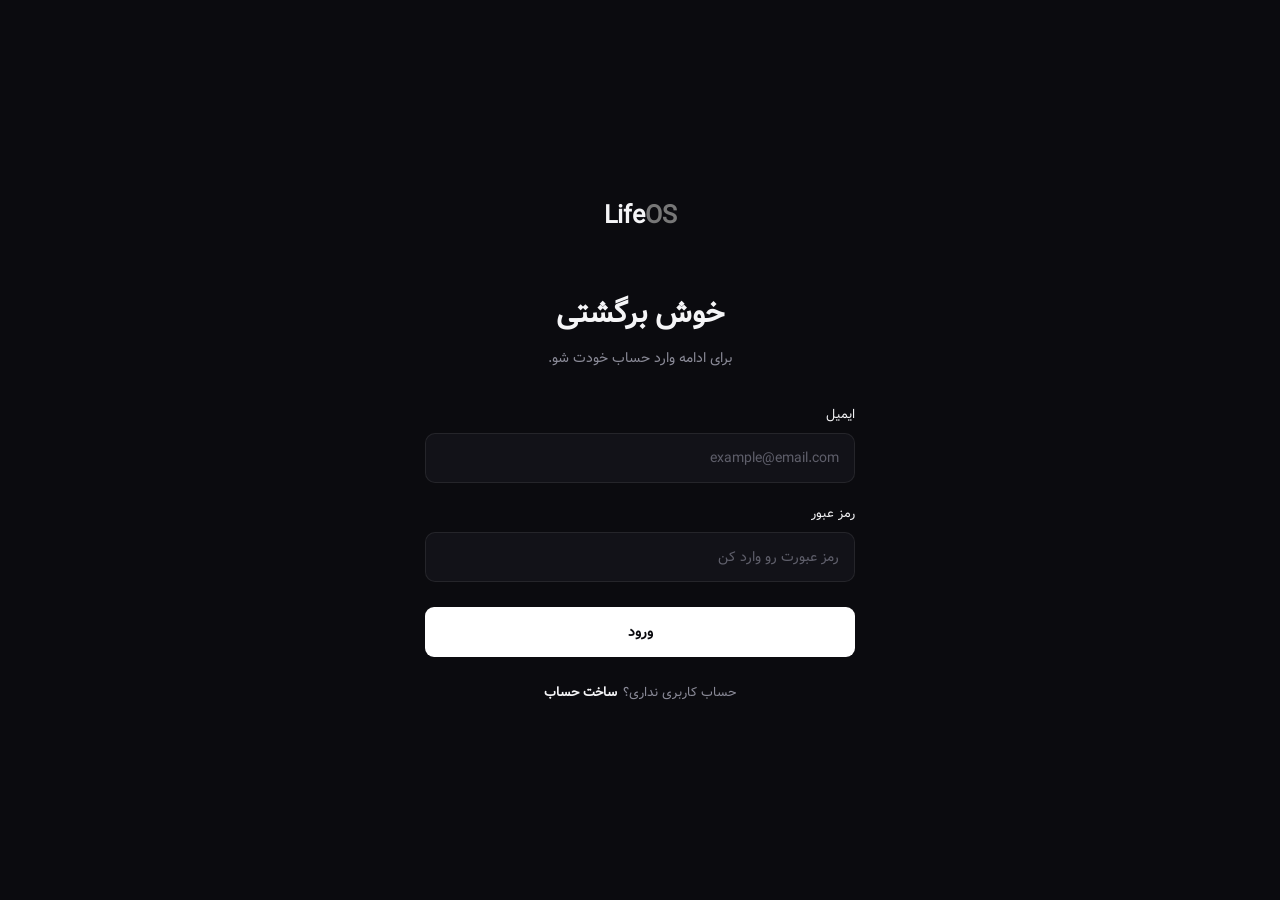
<file: dashboard.html>
<!DOCTYPE html>
<html lang="fa" dir="rtl">
  <head>
    <meta charset="UTF-8" />
    <meta name="viewport" content="width=device-width, initial-scale=1.0" />

    <title>داشبورد | LifeOS</title>

    <link rel="stylesheet" href="./css/style.css" />
    <link rel="stylesheet" href="./css/dashboard.css" />
  </head>

  <body>
    <div class="dashboard-layout">
      <!-- Sidebar -->

      <aside class="sidebar">
        <div class="sidebar-logo">Life<span>OS</span></div>

        <nav class="sidebar-nav">
          <a href="#" class="nav-item active">
            <span>⌂</span>
            داشبورد
          </a>

          <a href="./goals.html" class="nav-item">
            <span>✓</span>
            هدف‌ها
          </a>

          <a href="./habits.html" class="nav-item">
            <span>↻</span>
            عادت‌ها
          </a>

          <a href="./today.html" class="nav-item">
            <span>◷</span>
            امروز
          </a>
        </nav>

        <div class="sidebar-bottom">
          <button id="logoutButton" class="logout-btn">خروج از حساب</button>
        </div>
      </aside>

      <!-- Main -->

      <main class="dashboard-main">
        <!-- Header -->

        <header class="dashboard-header">
          <div>
            <span class="dashboard-date" id="currentDate"> امروز </span>

            <h1 id="welcomeMessage">سلام 👋</h1>
          </div>

          <div class="user-avatar" id="userAvatar">-</div>
        </header>

        <!-- Content -->

        <section class="dashboard-content">
          <!-- Welcome Card -->

          <!-- Welcome Card -->

          <div class="welcome-card">
            <div class="welcome-card-content">
              <div class="welcome-card-header">
                <div>
                  <span class="welcome-label"> وضعیت امروز </span>

                  <h2 id="dailyTitle">امروزت رو شروع کن ✨</h2>

                  <p id="dailyDescription">
                    کارهایی که برات مهم هستن رو امروز مدیریت کن.
                  </p>
                </div>

                <div class="today-progress-percent">
                  <strong id="todayProgressPercent">0%</strong>
                </div>
              </div>

              <div class="today-progress">
                <div
                  class="today-progress-fill"
                  id="todayProgressFill"
                  style="width: 0%"
                ></div>
              </div>

              <div class="today-progress-footer">
                <span id="todayProgressText">
                  هنوز چیزی برای امروز انجام نشده
                </span>

                <span id="todayProgressStatus"> شروع کن 🚀 </span>
              </div>
            </div>
          </div>

          <!-- Stats -->

          <div class="stats-grid">
            <!-- Goals -->

            <div class="stat-card">
              <span class="stat-label"> هدف‌ها </span>

              <strong id="goalCount"> 0 </strong>

              <span class="stat-description" id="goalDescription">
                هنوز هدفی اضافه نکردی
              </span>
            </div>

            <!-- Habits -->

            <!-- Habits -->

            <div class="stat-card">
              <span class="stat-label"> عادت‌ها </span>

              <strong id="habitCount"> 0 </strong>

              <span class="stat-description" id="habitDescription">
                هنوز عادت فعالی نداری
              </span>
            </div>

            <!-- Tasks -->

            <div class="stat-card">
              <span class="stat-label"> کارهای امروز </span>

              <strong id="taskCount"> 0 </strong>

              <span class="stat-description"> کار باقی‌مانده </span>
            </div>
          </div>

          <!-- Tasks Section -->

          <!-- Tasks Section -->

          <div class="tasks-section">
            <div class="section-header">
              <div>
                <h2>کارهای امروز</h2>
              </div>
            </div>

            <form id="taskForm" class="task-form">
              <input
                id="taskInput"
                type="text"
                placeholder="مثلاً: ۳۰ دقیقه مطالعه"
                maxlength="255"
                autocomplete="off"
                required
              />

              <button type="submit">اضافه کردن</button>
            </form>

            <div id="taskList" class="task-list">
              <div class="empty-tasks">هنوز کاری برای امروز نداری.</div>
            </div>
          </div>
        </section>
      </main>
    </div>

    <!-- Scripts -->

    <script src="./js/api.js"></script>
    <script src="./js/dashboard.js"></script>
  </body>
</html>
</file>
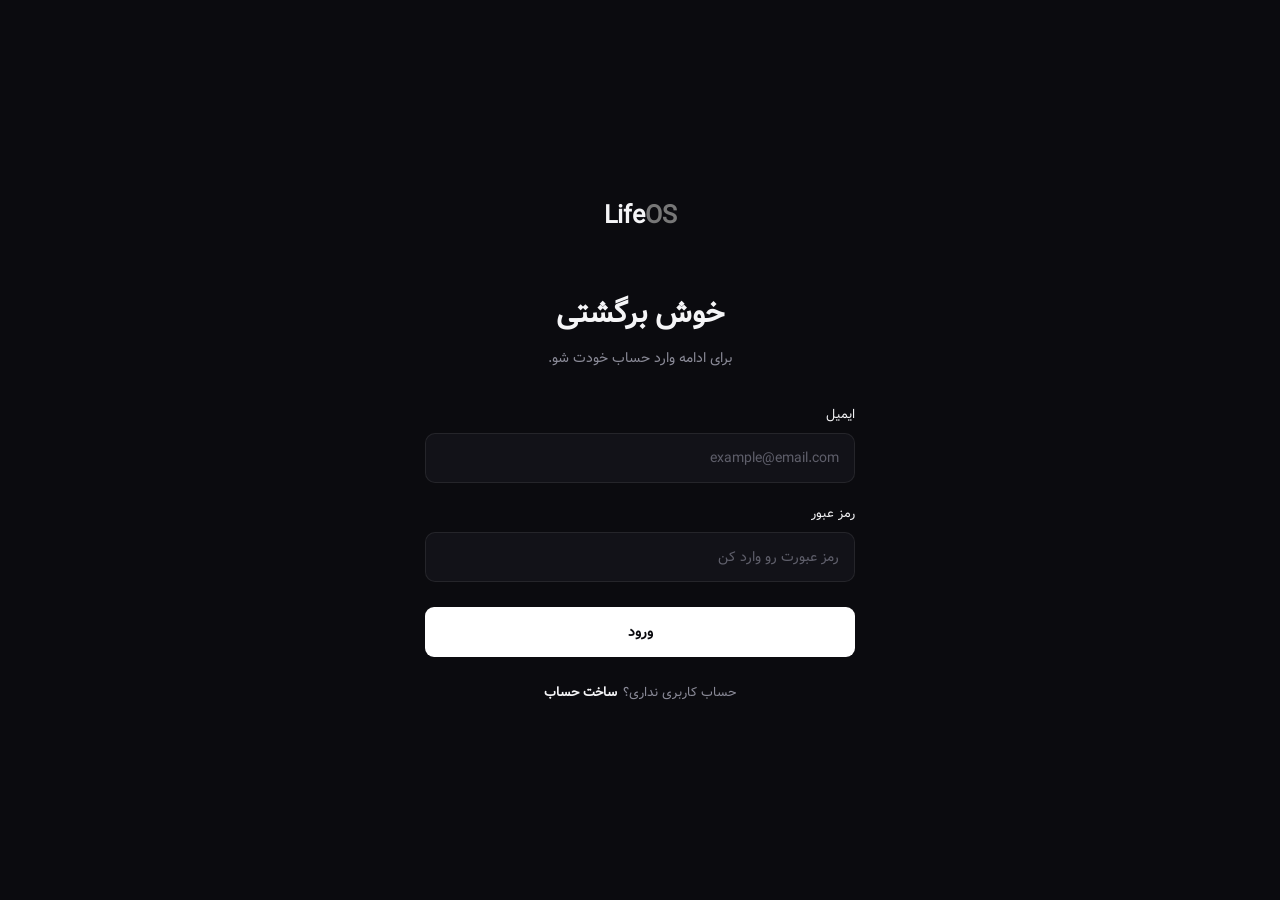
<file: goals.html>
<!DOCTYPE html>
<html lang="fa" dir="rtl">
  <head>
    <meta charset="UTF-8" />

    <meta name="viewport" content="width=device-width, initial-scale=1.0" />

    <title>هدف‌ها | LifeOS</title>

    <link rel="stylesheet" href="./css/style.css" />

    <link rel="stylesheet" href="./css/dashboard.css" />

    <link rel="stylesheet" href="./css/goals.css" />
  </head>

  <body>
    <div class="dashboard-layout">
      <!-- Sidebar -->

      <aside class="sidebar">
        <div class="sidebar-logo">Life<span>OS</span></div>

        <nav class="sidebar-nav">
          <a href="./dashboard.html" class="nav-item">
            <span>⌂</span>
            داشبورد
          </a>

          <a href="./goals.html" class="nav-item active">
            <span>✓</span>
            هدف‌ها
          </a>

          <a href="./habits.html" class="nav-item">
            <span>↻</span>
            عادت‌ها
          </a>

          <a href="./today.html" class="nav-item">
            <span>◷</span>
            امروز
          </a>
        </nav>

        <div class="sidebar-bottom">
          <button id="logoutButton" class="logout-btn">خروج از حساب</button>
        </div>
      </aside>

      <!-- Main -->

      <main class="dashboard-main">
        <!-- Header -->

        <header class="dashboard-header">
          <div>
            <span class="dashboard-date"> هدف‌های من </span>

            <h1>اهداف</h1>
          </div>

          <div class="user-avatar" id="userAvatar">-</div>
        </header>

        <!-- Goals Content -->

        <section class="goals-content">
          <!-- Page Header -->

          <div class="goals-page-header">
            <div>
              <span class="section-label"> اهداف </span>

              <h2>هدف‌های من</h2>

              <p>مسیرت رو مشخص کن و قدم‌به‌قدم جلو برو.</p>
            </div>

            <button id="openGoalModal" class="add-goal-btn">+ هدف جدید</button>
          </div>

          <!-- Goals List -->

          <div id="goalsList" class="goals-list">
            <div class="empty-goals">
              <div class="empty-goals-icon">🎯</div>

              <h3>هنوز هدفی نداری</h3>

              <p>اولین هدفت رو بساز و مسیرت رو شروع کن.</p>
            </div>
          </div>
        </section>
      </main>
    </div>

    <!-- Goal Modal -->

    <div id="goalModal" class="goal-modal hidden">
      <div class="goal-modal-overlay" id="goalModalOverlay"></div>

      <div class="goal-modal-content">
        <div class="goal-modal-header">
          <div>
            <span class="modal-label"> هدف جدید </span>

            <h2>یک هدف جدید بساز</h2>
          </div>

          <button type="button" id="closeGoalModal" class="close-modal">
            ×
          </button>
        </div>

        <!-- Form -->

        <form id="goalForm">
          <div class="form-group">
            <label for="goalTitle"> عنوان هدف </label>

            <input
              id="goalTitle"
              type="text"
              placeholder="مثلاً: یادگیری NestJS"
              maxlength="255"
              autocomplete="off"
              required
            />
          </div>

          <div class="form-group">
            <label for="goalDescription"> توضیحات </label>

            <textarea
              id="goalDescription"
              placeholder="توضیح کوتاهی درباره هدفت..."
              rows="4"
              maxlength="1000"
            ></textarea>
          </div>

          <div class="form-group">
            <label for="goalProgress"> میزان پیشرفت </label>

            <div class="progress-input">
              <input
                id="goalProgress"
                type="number"
                min="0"
                max="100"
                value="0"
              />

              <span> ٪ </span>
            </div>
          </div>

          <div class="goal-modal-actions">
            <button type="button" id="cancelGoal" class="cancel-btn">
              انصراف
            </button>

            <button type="submit" class="save-goal-btn">ساخت هدف</button>
          </div>
        </form>
      </div>
    </div>

    <!-- Scripts -->

    <script src="./js/api.js"></script>

    <script src="./js/goals.js"></script>
  </body>
</html>
</file>
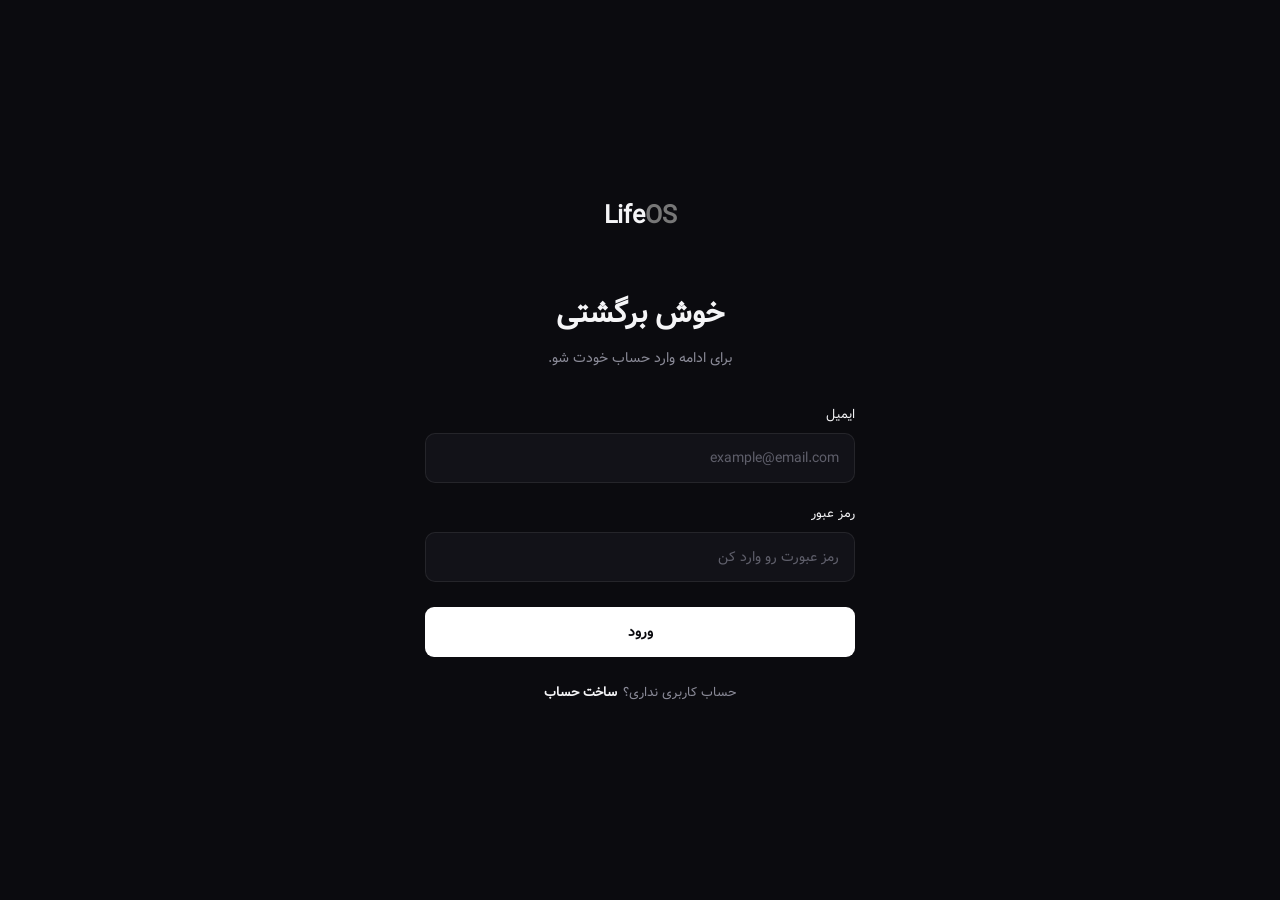
<file: habits.html>
<!DOCTYPE html>
<html lang="fa" dir="rtl">
  <head>
    <meta charset="UTF-8" />

    <meta
      name="viewport"
      content="width=device-width, initial-scale=1.0"
    />

    <title>عادت‌ها | LifeOS</title>

    <link
      rel="stylesheet"
      href="./css/style.css"
    />

    <link
      rel="stylesheet"
      href="./css/habits.css"
    />
  </head>

  <body>

    <div class="habits-layout">

      <!-- =========================
           Sidebar
      ========================== -->

      <aside class="sidebar">

        <div class="sidebar-logo">
          Life<span>OS</span>
        </div>


        <nav class="sidebar-nav">

          <a
            href="./dashboard.html"
            class="nav-item"
          >
            <span>⌂</span>
            داشبورد
          </a>


          <a
            href="./goals.html"
            class="nav-item"
          >
            <span>✓</span>
            هدف‌ها
          </a>


          <a
            href="./habits.html"
            class="nav-item active"
          >
            <span>↻</span>
            عادت‌ها
          </a>


          <a
            href="./today.html"
            class="nav-item"
          >
            <span>◷</span>
            امروز
          </a>

        </nav>


        <div class="sidebar-bottom">

          <button
            id="logoutButton"
            class="logout-btn"
            type="button"
          >
            خروج از حساب
          </button>

        </div>

      </aside>


      <!-- =========================
           Main
      ========================== -->

      <main class="habits-main">


        <!-- =========================
             Header
        ========================== -->

        <header class="habits-header">

          <div class="habits-header-content">

            <h1>
              عادت‌ها
            </h1>

            <p>
              عادت‌هایی که می‌خواهی در زندگی روزمره‌ات بسازی.
            </p>

          </div>


          <div
            class="user-avatar"
            id="userAvatar"
          >
            -
          </div>

        </header>


        <!-- =========================
             Add Habit
        ========================== -->

        <section class="habit-form-section">

          <form
            id="habitForm"
            class="habit-form"
          >

            <input
              id="habitInput"
              type="text"
              placeholder="مثلاً: هر روز ۳۰ دقیقه مطالعه"
              maxlength="255"
              autocomplete="off"
              required
            />


            <button
              type="submit"
            >
              اضافه کردن
            </button>

          </form>

        </section>


        <!-- =========================
             Habits
        ========================== -->

        <section class="habits-section">


          <div class="habits-section-header">

            <h2>
              عادت‌های من
            </h2>


            <span
              class="habits-count"
              id="habitCount"
            >
              0 فعال
            </span>

          </div>


          <!-- Habit List -->

          <div
            id="habitList"
            class="habit-list"
          >

            <div class="empty-habits">
              هنوز عادتی اضافه نکردی.
            </div>

          </div>

        </section>


      </main>

    </div>


    <!-- =========================
         Scripts
    ========================== -->

    <script src="./js/api.js"></script>

    <script src="./js/habits.js"></script>

  </body>
</html>
</file>
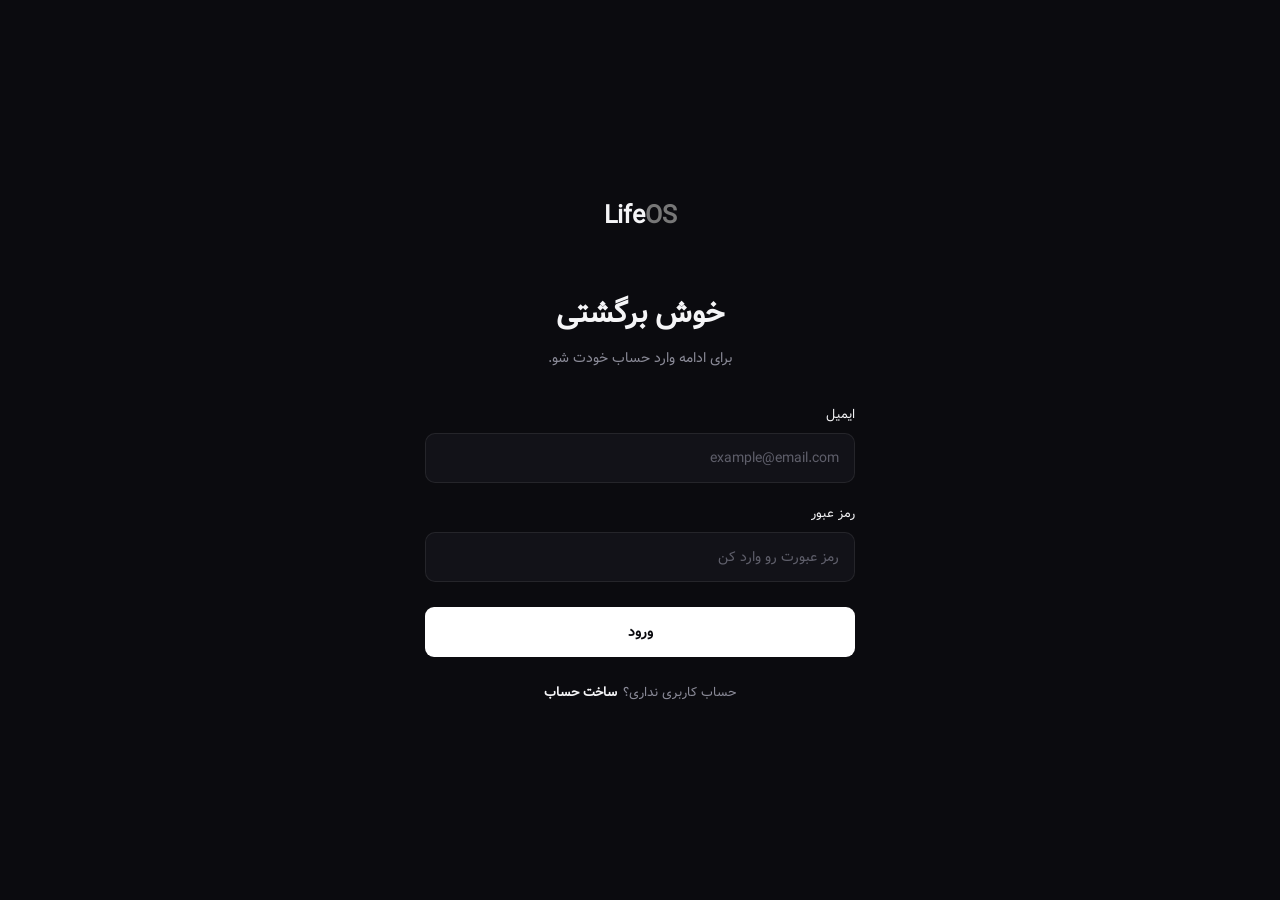
<file: login.html>
<!DOCTYPE html>
<html lang="fa" dir="rtl">

<head>
    <meta charset="UTF-8">
    <meta
        name="viewport"
        content="width=device-width, initial-scale=1.0"
    >

    <title>ورود | LifeOS</title>

    <link rel="stylesheet" href="./css/style.css">
    <link rel="stylesheet" href="./css/auth.css">
</head>

<body>

    <main class="auth-page">

        <div class="auth-container">

            <a href="./index.html" class="auth-logo">
                Life<span>OS</span>
            </a>

            <div class="auth-header">

                <h1>
                    خوش برگشتی
                </h1>

                <p>
                    برای ادامه وارد حساب خودت شو.
                </p>

            </div>


            <form id="loginForm" class="auth-form">

                <div class="form-group">

                    <label for="email">
                        ایمیل
                    </label>

                    <input
                        type="email"
                        id="email"
                        name="email"
                        placeholder="example@email.com"
                        autocomplete="email"
                        required
                    >

                </div>


                <div class="form-group">

                    <label for="password">
                        رمز عبور
                    </label>

                    <input
                        type="password"
                        id="password"
                        name="password"
                        placeholder="رمز عبورت رو وارد کن"
                        autocomplete="current-password"
                        required
                    >

                </div>


                <div id="loginError" class="form-error"></div>


                <button
                    type="submit"
                    id="loginButton"
                    class="primary-btn auth-submit"
                >
                    ورود
                </button>

            </form>


            <div class="auth-footer">

                <span>
                    حساب کاربری نداری؟
                </span>

                <a href="./register.html">
                    ساخت حساب
                </a>

            </div>

        </div>

    </main>


    <script src="./js/api.js"></script>
    <script src="./js/login.js"></script>

</body>

</html>
</file>
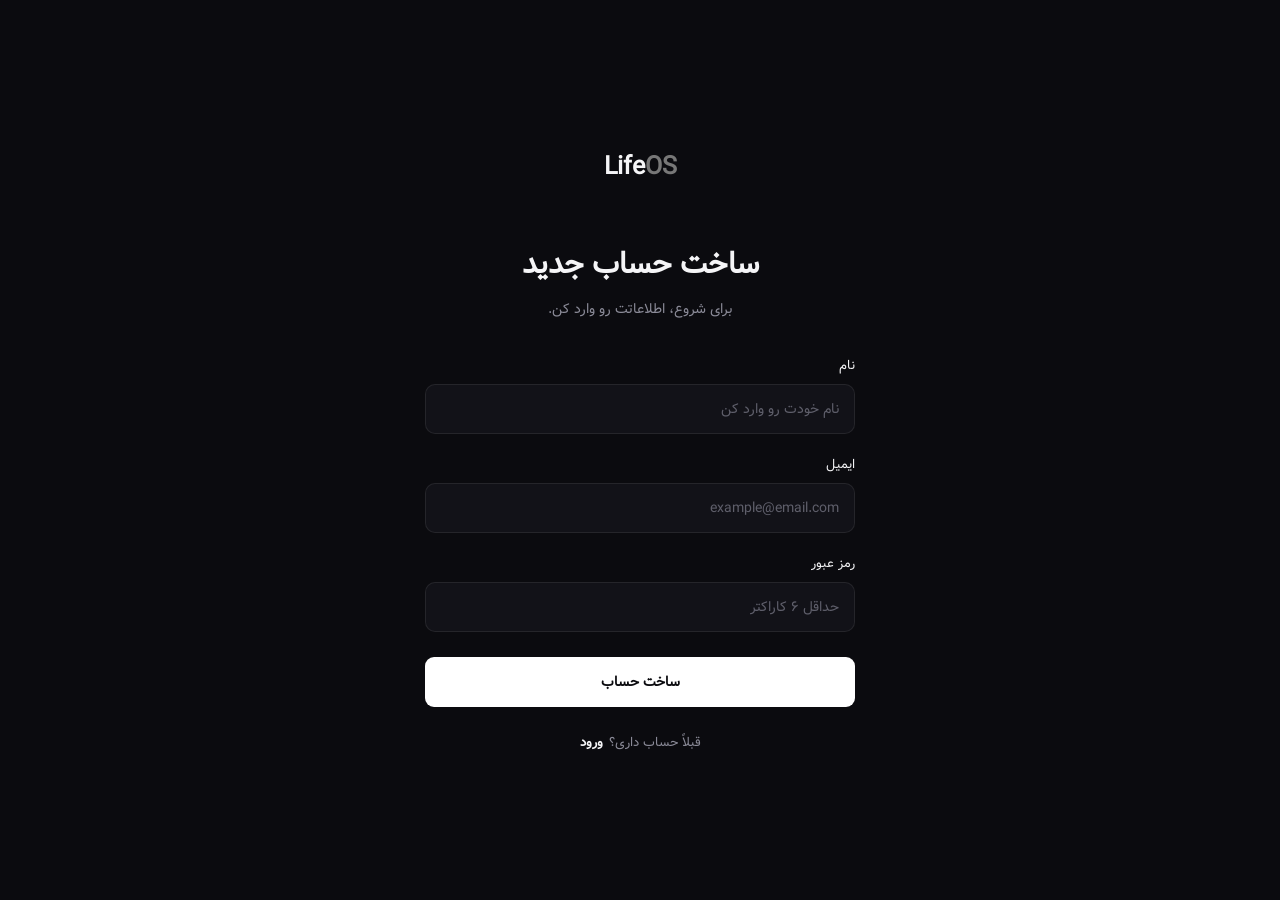
<file: register.html>
<!DOCTYPE html>
<html lang="fa" dir="rtl">

<head>
    <meta charset="UTF-8">
    <meta name="viewport" content="width=device-width, initial-scale=1.0">

    <title>ساخت حساب | LifeOS</title>

    <link rel="stylesheet" href="./css/style.css">
    <link rel="stylesheet" href="./css/auth.css">
</head>

<body>

    <main class="auth-page">

        <div class="auth-container">

            <a href="./index.html" class="auth-logo">
                Life<span>OS</span>
            </a>

            <div class="auth-header">

                <h1>
                    ساخت حساب جدید
                </h1>

                <p>
                    برای شروع، اطلاعاتت رو وارد کن.
                </p>

            </div>


            <form id="registerForm" class="auth-form">

                <div class="form-group">

                    <label for="name">
                        نام
                    </label>

                    <input
                        type="text"
                        id="name"
                        name="name"
                        placeholder="نام خودت رو وارد کن"
                        autocomplete="name"
                        required
                    >

                </div>


                <div class="form-group">

                    <label for="email">
                        ایمیل
                    </label>

                    <input
                        type="email"
                        id="email"
                        name="email"
                        placeholder="example@email.com"
                        autocomplete="email"
                        required
                    >

                </div>


                <div class="form-group">

                    <label for="password">
                        رمز عبور
                    </label>

                    <input
                        type="password"
                        id="password"
                        name="password"
                        placeholder="حداقل ۶ کاراکتر"
                        autocomplete="new-password"
                        minlength="6"
                        required
                    >

                </div>


                <div id="registerError" class="form-error"></div>


                <button
                    type="submit"
                    id="registerButton"
                    class="primary-btn auth-submit"
                >
                    ساخت حساب
                </button>

            </form>


            <div class="auth-footer">

                <span>
                    قبلاً حساب داری؟
                </span>

                <a href="./login.html">
                    ورود
                </a>

            </div>

        </div>

    </main>


    <script src="./js/api.js"></script>
    <script src="./js/register.js"></script>
</body>

</html>
</file>
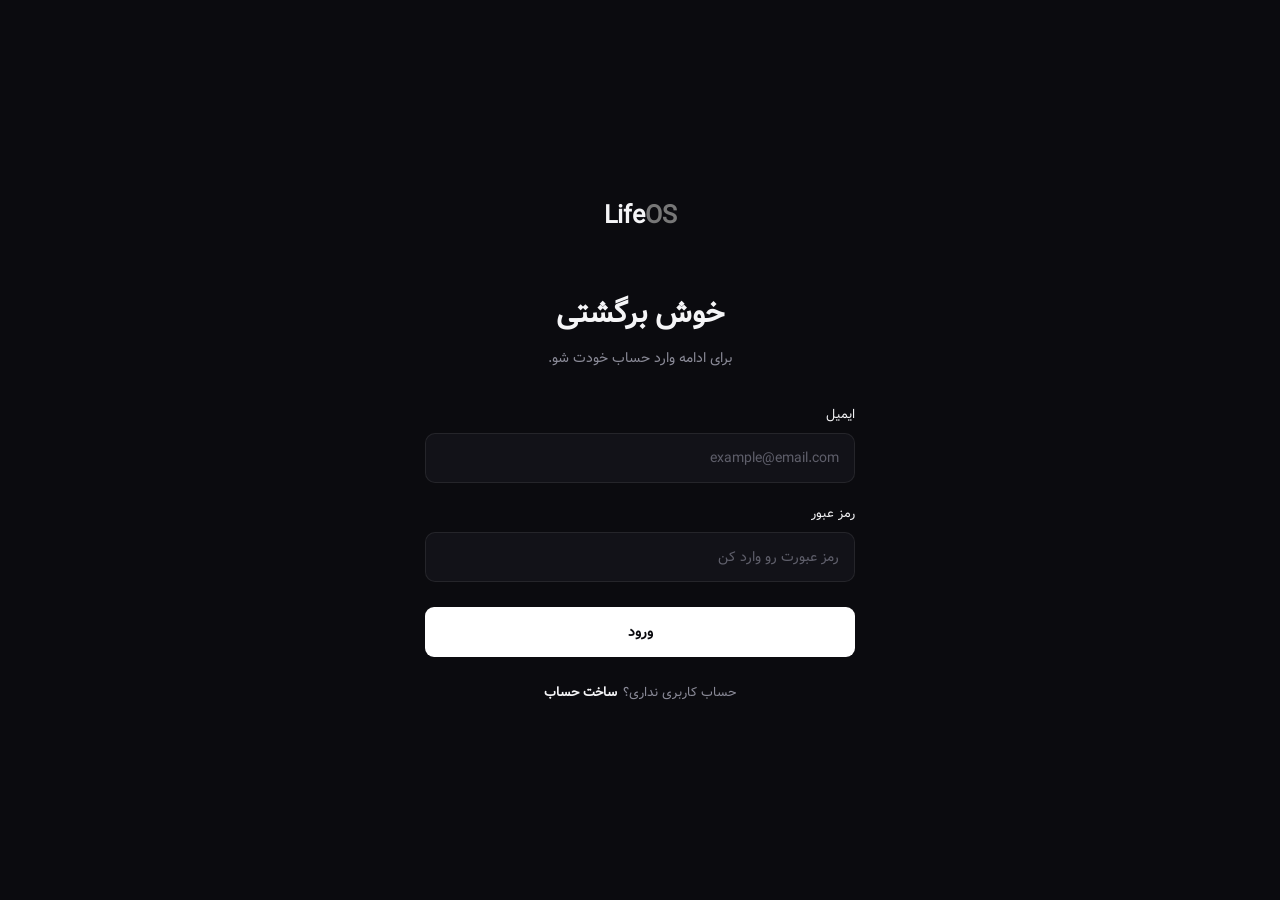
<file: today.html>
<!DOCTYPE html>
<html lang="fa" dir="rtl">
  <head>
    <meta charset="UTF-8" />

    <meta
      name="viewport"
      content="width=device-width, initial-scale=1.0"
    />

    <title>امروز | LifeOS</title>

    <link rel="stylesheet" href="./css/style.css" />
    <link rel="stylesheet" href="./css/today.css" />
  </head>

  <body>
    <div class="today-layout">

      <!-- =========================
           Sidebar
      ========================== -->

      <aside class="sidebar">

        <div class="sidebar-logo">
          Life<span>OS</span>
        </div>

        <nav class="sidebar-nav">

          <a href="./dashboard.html" class="nav-item">
            <span>⌂</span>
            داشبورد
          </a>

          <a href="./goals.html" class="nav-item">
            <span>✓</span>
            هدف‌ها
          </a>

          <a href="./habits.html" class="nav-item">
            <span>↻</span>
            عادت‌ها
          </a>

          <a href="./today.html" class="nav-item active">
            <span>◷</span>
            امروز
          </a>

        </nav>

        <div class="sidebar-bottom">
          <button
            id="logoutButton"
            class="logout-btn"
          >
            خروج از حساب
          </button>
        </div>

      </aside>


      <!-- =========================
           Main
      ========================== -->

      <main class="today-main">

        <!-- Header -->

        <header class="today-header">

          <div>

            <span class="today-label">
              امروز
            </span>

            <h1 id="todayTitle">
              امروزت
            </h1>

            <p id="todayDate">
              در حال دریافت تاریخ...
            </p>

          </div>

          <div
            class="user-avatar"
            id="userAvatar"
          >
            -
          </div>

        </header>


        <!-- =========================
             Content
        ========================== -->

        <section class="today-content">


          <!-- =========================
               Tasks
          ========================== -->

          <section class="today-card">

            <div class="today-card-header">

              <div>

                <span class="card-label">
                  کارها
                </span>

                <h2>
                  کارهای امروز
                </h2>

              </div>

              <span
                class="item-count"
                id="taskCount"
              >
                0
              </span>

            </div>


            <div
              id="taskList"
              class="today-list"
            >

              <div class="empty-state">
                هنوز کاری برای امروز نداری.
              </div>

            </div>

          </section>


          <!-- =========================
               Habits
          ========================== -->

          <section class="today-card">

            <div class="today-card-header">

              <div>

                <span class="card-label">
                  عادت‌ها
                </span>

                <h2>
                  عادت‌های امروز
                </h2>

              </div>

              <span
                class="item-count"
                id="habitCount"
              >
                0
              </span>

            </div>


            <div
              id="habitList"
              class="today-list"
            >

              <div class="empty-state">
                هنوز عادتی برای امروز نداری.
              </div>

            </div>

          </section>


          <!-- =========================
               Goals
          ========================== -->

          <section class="today-card">

            <div class="today-card-header">

              <div>

                <span class="card-label">
                  هدف‌ها
                </span>

                <h2>
                  هدف‌های فعال
                </h2>

              </div>

              <span
                class="item-count"
                id="goalCount"
              >
                0
              </span>

            </div>


            <div
              id="goalList"
              class="today-list"
            >

              <div class="empty-state">
                هنوز هدفی اضافه نکردی.
              </div>

            </div>

          </section>


        </section>

      </main>

    </div>


    <!-- =========================
         Scripts
    ========================== -->

    <script src="./js/api.js"></script>
    <script src="./js/today.js"></script>

  </body>
</html>
</file>
<file: css/style.css>
@import url(./font_vazir.css);


/* =========================
   RESET
========================= */

* {
    margin: 0;
    padding: 0;
    box-sizing: border-box;
}

html {
    scroll-behavior: smooth;
}

body {
    font-family: vazir;

    background: var(--background);
    color: var(--text);

    min-height: 100vh;

    direction: rtl;
}

a {
    text-decoration: none;
    color: inherit;
}


/* =========================
   VARIABLES
========================= */

:root {
    --background: #0b0b0f;

    --surface: #121218;
    --surface-light: #191922;

    --text: #f5f5f7;
    --muted: #8b8b98;

    --primary: #ffffff;
    --primary-text: #0b0b0f;

    --border: rgba(255, 255, 255, 0.08);
}


/* =========================
   NAVBAR
========================= */

.navbar {
    width: 100%;
    height: 76px;

    display: flex;
    align-items: center;
    justify-content: space-between;

    padding: 0 7%;

    border-bottom: 1px solid var(--border);
}

.logo {
    font-size: 24px;
    font-weight: 700;

    letter-spacing: -1px;
}

.logo span {
    color: #777;
}

.nav-links {
    display: flex;
    gap: 32px;
}

.nav-links a {
    color: var(--muted);

    font-size: 14px;

    transition: 0.2s ease;
}

.nav-links a:hover {
    color: var(--text);
}

.nav-actions {
    display: flex;
    align-items: center;

    gap: 20px;
}

.login-btn {
    color: var(--muted);

    font-size: 14px;

    transition: 0.2s ease;
}

.login-btn:hover {
    color: var(--text);
}


/* =========================
   BUTTONS
========================= */

.primary-btn {
    display: inline-flex;

    align-items: center;
    justify-content: center;

    padding: 11px 20px;

    background: var(--primary);
    color: var(--primary-text);

    border-radius: 9px;

    font-size: 14px;
    font-weight: 600;

    transition:
        transform 0.2s ease,
        opacity 0.2s ease;
}

.primary-btn:hover {
    transform: translateY(-2px);

    opacity: 0.9;
}

.secondary-btn {
    display: inline-flex;

    align-items: center;
    justify-content: center;

    padding: 11px 20px;

    border: 1px solid var(--border);

    border-radius: 9px;

    color: var(--text);

    font-size: 14px;

    transition:
        background 0.2s ease,
        border-color 0.2s ease;
}

.secondary-btn:hover {
    background: var(--surface-light);

    border-color: rgba(255, 255, 255, 0.15);
}


/* =========================
   HERO
========================= */

.hero {
    min-height: 650px;

    display: flex;

    align-items: center;
    justify-content: space-between;

    gap: 80px;

    padding: 100px 7%;
}

.hero-content {
    max-width: 570px;
}

.badge {
    display: inline-block;

    padding: 7px 14px;

    border: 1px solid var(--border);

    border-radius: 999px;

    color: var(--muted);

    font-size: 12px;

    margin-bottom: 25px;
}

.hero h1 {
    font-size: clamp(55px, 7vw, 90px);

    line-height: 1.05;

    letter-spacing: -3px;

    font-weight: 800;

    margin-bottom: 30px;
}

.hero h1 span {
    color: #777;
}

.hero p {
    max-width: 520px;

    color: var(--muted);

    font-size: 17px;

    line-height: 2;

    margin-bottom: 35px;
}

.hero-actions {
    display: flex;

    align-items: center;

    gap: 12px;

    justify-content: flex-start;
}

.hero-btn {
    padding: 14px 25px;
}


/* =========================
   DASHBOARD PREVIEW
========================= */

.dashboard-preview {
    width: 480px;

    flex-shrink: 0;

    background: var(--surface);

    border: 1px solid var(--border);

    border-radius: 20px;

    padding: 25px;

    box-shadow:
        0 30px 80px rgba(0, 0, 0, 0.4);
}

.preview-header {
    display: flex;

    justify-content: space-between;

    align-items: center;

    margin-bottom: 30px;
}

.preview-label {
    display: block;

    color: var(--muted);

    font-size: 11px;

    margin-bottom: 7px;
}

.preview-header h3 {
    font-size: 17px;

    font-weight: 600;
}

.avatar {
    width: 38px;
    height: 38px;

    display: flex;

    align-items: center;
    justify-content: center;

    border-radius: 50%;

    background: var(--surface-light);

    font-size: 13px;

    flex-shrink: 0;
}


/* =========================
   PROGRESS
========================= */

.progress-card {
    background: var(--surface-light);

    padding: 20px;

    border-radius: 14px;

    margin-bottom: 15px;
}

.progress-info {
    margin-bottom: 15px;
}

.progress-info div {
    display: flex;

    align-items: center;

    justify-content: space-between;
}

.progress-info span {
    color: var(--muted);

    font-size: 13px;
}

.progress-info strong {
    font-size: 13px;
}

.progress-bar {
    width: 100%;
    height: 5px;

    background: #292932;

    border-radius: 10px;

    overflow: hidden;
}

.progress-value {
    width: 72%;
    height: 100%;

    background: white;
}


/* =========================
   TASKS
========================= */

.tasks {
    display: flex;

    flex-direction: column;

    gap: 8px;
}

.task {
    display: flex;

    align-items: center;

    gap: 12px;

    padding: 15px;

    background: var(--surface-light);

    border-radius: 12px;

    color: var(--muted);

    font-size: 13px;
}

.task.completed {
    color: var(--text);
}

.check {
    width: 18px;
    height: 18px;

    display: flex;

    align-items: center;
    justify-content: center;

    border: 1px solid #444;

    border-radius: 50%;

    font-size: 10px;

    flex-shrink: 0;
}

.completed .check {
    background: white;

    color: black;

    border-color: white;
}


/* =========================
   FEATURES
========================= */

.features {
    padding: 100px 7%;
}

.section-heading {
    text-align: center;

    margin-bottom: 55px;
}

.section-heading span {
    color: var(--muted);

    font-size: 13px;
}

.section-heading h2 {
    font-size: 42px;

    font-weight: 700;

    margin-top: 10px;

    letter-spacing: -1px;
}

.feature-grid {
    display: grid;

    grid-template-columns: repeat(3, 1fr);

    gap: 15px;

    max-width: 1100px;

    margin: auto;
}

.feature-card {
    padding: 30px;

    background: var(--surface);

    border: 1px solid var(--border);

    border-radius: 16px;

    transition:
        transform 0.2s ease,
        border-color 0.2s ease;
}

.feature-card:hover {
    transform: translateY(-4px);

    border-color: rgba(255, 255, 255, 0.14);
}

.feature-icon {
    width: 38px;
    height: 38px;

    display: flex;

    align-items: center;
    justify-content: center;

    border-radius: 10px;

    background: var(--surface-light);

    margin-bottom: 25px;
}

.feature-card h3 {
    font-size: 17px;

    margin-bottom: 10px;
}

.feature-card p {
    color: var(--muted);

    font-size: 14px;

    line-height: 1.9;
}


/* =========================
   FOOTER
========================= */

.footer {
    display: flex;

    justify-content: space-between;

    align-items: center;

    padding: 30px 7%;

    border-top: 1px solid var(--border);

    color: var(--muted);

    font-size: 13px;
}


/* =========================
   RESPONSIVE
========================= */

@media (max-width: 1000px) {

    .hero {
        flex-direction: column;

        align-items: center;

        text-align: center;

        padding-top: 80px;
    }

    .hero-content {
        max-width: 700px;
    }

    .hero p {
        margin-left: auto;
        margin-right: auto;
    }

    .hero-actions {
        justify-content: center;
    }

    .dashboard-preview {
        width: 100%;

        max-width: 600px;
    }
}


@media (max-width: 900px) {

    .nav-links {
        display: none;
    }

    .feature-grid {
        grid-template-columns: 1fr;
    }
}


@media (max-width: 600px) {

    .navbar {
        height: 68px;

        padding: 0 5%;
    }

    .nav-actions {
        gap: 12px;
    }

    .login-btn {
        display: none;
    }

    .hero {
        padding: 70px 5%;
    }

    .hero h1 {
        font-size: 58px;

        letter-spacing: -2px;
    }

    .hero p {
        font-size: 15px;

        line-height: 2;
    }

    .hero-actions {
        width: 100%;

        flex-direction: column;
    }

    .hero-actions a {
        width: 100%;
    }

    .dashboard-preview {
        padding: 18px;

        border-radius: 16px;
    }

    .features {
        padding: 70px 5%;
    }

    .section-heading h2 {
        font-size: 32px;
    }

    .footer {
        padding: 25px 5%;

        flex-direction: column;

        gap: 12px;

        text-align: center;
    }
}
</file>
<file: css/dashboard.css>
.dashboard-layout {
    min-height: 100vh;

    display: flex;

    background: var(--background);
}


/* =========================
   Sidebar
========================= */

.sidebar {
    width: 240px;

    min-height: 100vh;

    padding: 30px 18px;

    border-left: 1px solid var(--border);

    display: flex;
    flex-direction: column;
}

.sidebar-logo {
    padding: 0 12px;

    font-size: 23px;
    font-weight: 800;

    margin-bottom: 45px;
}

.sidebar-logo span {
    color: #777;
}

.sidebar-nav {
    display: flex;
    flex-direction: column;

    gap: 6px;
}

.nav-item {
    display: flex;
    align-items: center;

    gap: 12px;

    padding: 12px 14px;

    border-radius: 10px;

    color: var(--muted);

    font-size: 14px;

    transition: 0.2s ease;
}

.nav-item span {
    width: 20px;

    text-align: center;

    font-size: 16px;
}

.nav-item:hover {
    background: var(--surface);

    color: var(--text);
}

.nav-item.active {
    background: var(--surface);

    color: var(--text);

    font-weight: 600;
}

.sidebar-bottom {
    margin-top: auto;
}

.logout-btn {
    width: 100%;

    padding: 12px;

    background: transparent;

    border: 1px solid var(--border);

    border-radius: 10px;

    color: var(--muted);

    font-family: inherit;

    cursor: pointer;

    transition: 0.2s ease;
}

.logout-btn:hover {
    color: var(--text);

    background: var(--surface);
}


/* =========================
   Main
========================= */

.dashboard-main {
    flex: 1;

    padding: 40px 55px;

    max-width: 1400px;
}


/* =========================
   Header
========================= */

.dashboard-header {
    display: flex;

    align-items: center;
    justify-content: space-between;

    margin-bottom: 38px;
}

.dashboard-date {
    display: block;

    color: var(--muted);

    font-size: 13px;

    margin-bottom: 6px;
}

.dashboard-header h1 {
    font-size: 28px;

    font-weight: 700;
}


/* =========================
   Avatar
========================= */

.user-avatar {
    width: 46px;
    height: 46px;

    display: flex;
    align-items: center;
    justify-content: center;

    border-radius: 50%;

    background: var(--surface);

    border: 1px solid var(--border);

    font-size: 16px;

    font-weight: 600;
}


/* =========================
   Welcome
========================= */

.welcome-card {
    padding: 27px;

    border: 1px solid var(--border);

    border-radius: 16px;

    background: var(--surface);

    margin-bottom: 20px;
}

.card-label {
    color: var(--muted);

    font-size: 13px;
}

.welcome-card h2 {
    margin-top: 7px;

    font-size: 22px;

    font-weight: 700;
}

.welcome-card p {
    margin-top: 7px;

    color: var(--muted);

    font-size: 14px;
}


/* =========================
   Stats
========================= */

.stats-grid {
    display: grid;

    grid-template-columns: repeat(3, 1fr);

    gap: 18px;

    margin-bottom: 20px;
}

.stat-card {
    padding: 23px;

    border: 1px solid var(--border);

    border-radius: 15px;

    background: var(--surface);

    display: flex;
    flex-direction: column;

    min-height: 140px;
}

.stat-label {
    color: var(--muted);

    font-size: 13px;
}

.stat-card strong {
    font-size: 34px;

    margin-top: 10px;

    font-weight: 700;
}

.stat-description {
    margin-top: auto;

    color: var(--muted);

    font-size: 12px;
}


/* =========================
   Tasks Section
========================= */

.tasks-section {
    margin-top: 0;

    background: var(--surface);

    border: 1px solid rgba(255, 255, 255, 0.07);

    border-radius: 18px;

    padding: 25px;
}


/* =========================
   Section Header
========================= */

.section-header {
    display: flex;

    align-items: center;
    justify-content: space-between;

    margin-bottom: 16px;
}

.section-header h2 {
    margin: 0;

    font-size: 20px;

    font-weight: 600;

    color: #f5f5f7;
}


/* =========================
   Add Task Form
========================= */

.task-form {
    display: flex;

    gap: 10px;

    margin-bottom: 16px;
}


/* =========================
   Input
========================= */

.task-form input {
    flex: 1;

    height: 45px;

    padding: 0 16px;

    border: 1px solid rgba(255, 255, 255, 0.10);

    border-radius: 12px;

    outline: none;

    background: rgba(255, 255, 255, 0.035);

    color: #f5f5f7;

    font-family: inherit;

    font-size: 14px;

    transition: all 0.2s ease;
}

.task-form input::placeholder {
    color: #8e8e93;
}

.task-form input:focus {
    border-color: rgba(255, 255, 255, 0.20);

    background: rgba(255, 255, 255, 0.055);
}


/* =========================
   Add Button
========================= */

.task-form button {
    height: 45px;

    padding: 0 20px;

    border: 1px solid rgba(255, 255, 255, 0.10);

    border-radius: 12px;

    background: rgba(255, 255, 255, 0.07);

    color: #d1d1d6;

    font-family: inherit;

    font-size: 14px;

    cursor: pointer;

    transition: all 0.2s ease;
}

.task-form button:hover {
    background: rgba(255, 255, 255, 0.11);

    border-color: rgba(255, 255, 255, 0.16);

    color: #ffffff;
}


/* =========================
   Task List
========================= */

.task-list {
    display: flex;

    flex-direction: column;

    gap: 8px;
}


/* =========================
   Task
========================= */

.task-item {
    display: flex;

    align-items: center;

    gap: 12px;

    min-height: 50px;

    padding: 8px 12px;

    border: 1px solid rgba(255, 255, 255, 0.075);

    border-radius: 14px;

    background: rgba(255, 255, 255, 0.025);

    transition: all 0.2s ease;
}

.task-item:hover {
    background: rgba(255, 255, 255, 0.045);

    border-color: rgba(255, 255, 255, 0.12);
}


/* =========================
   Checkbox
========================= */

.task-check {
    width: 23px;

    height: 23px;

    border: 1.5px solid rgba(255, 255, 255, 0.22);

    border-radius: 7px;

    background: transparent;

    color: #d1d1d6;

    cursor: pointer;

    flex-shrink: 0;

    font-size: 13px;

    display: flex;

    align-items: center;

    justify-content: center;

    transition: all 0.2s ease;
}

.task-check:hover {
    border-color: rgba(255, 255, 255, 0.40);

    background: rgba(255, 255, 255, 0.04);
}


/* =========================
   Completed Checkbox
========================= */

.task-item.completed .task-check {
    background: rgba(255, 255, 255, 0.14);

    border-color: rgba(255, 255, 255, 0.18);

    color: #ffffff;
}


/* =========================
   Task Title
========================= */

.task-title {
    flex: 1;

    font-size: 14px;

    color: #d1d1d6;
}

.task-item.completed .task-title {
    text-decoration: line-through;

    color: #77777f;
}


/* =========================
   Delete
========================= */

.task-delete {
    border: none;

    background: transparent;

    color: #77777f;

    font-size: 19px;

    cursor: pointer;

    padding: 4px 8px;

    transition: color 0.2s ease;
}

.task-delete:hover {
    color: #b0b0b7;
}


/* =========================
   Empty
========================= */

.empty-tasks {
    text-align: center;

    padding: 24px 10px;

    color: #77777f;

    font-size: 14px;
}


/* =========================
   Responsive
========================= */

@media (max-width: 800px) {

    .sidebar {
        width: 75px;

        padding: 25px 10px;
    }

    .sidebar-logo {
        text-align: center;

        padding: 0;

        font-size: 17px;
    }

    .sidebar-nav .nav-item {
        justify-content: center;

        padding: 12px;
    }

    .nav-item {
        font-size: 0;
    }

    .nav-item span {
        font-size: 17px;
    }

    .logout-btn {
        font-size: 0;
    }

    .dashboard-main {
        padding: 30px 20px;
    }

    .stats-grid {
        grid-template-columns: 1fr;
    }
}

/* ========================================
   Today Progress Card
======================================== */

.welcome-card {
    position: relative;
  
    padding: 26px 28px;
  
    border: 1px solid #2f2f34;
    border-radius: 18px;
  
    background:
      linear-gradient(
        135deg,
        rgba(255, 255, 255, 0.045),
        rgba(255, 255, 255, 0.018)
      );
  
    overflow: hidden;
  }
  
  
  /* subtle glow */
  
  .welcome-card::before {
    content: "";
  
    position: absolute;
  
    width: 180px;
    height: 180px;
  
    top: -100px;
    left: -80px;
  
    border-radius: 50%;
  
    background: rgba(255, 255, 255, 0.035);
  
    filter: blur(10px);
  
    pointer-events: none;
  }
  
  
  .welcome-card-content {
    position: relative;
    z-index: 1;
  }
  
  
  /* ========================================
     Header
  ======================================== */
  
  .welcome-card-header {
    display: flex;
  
    align-items: center;
    justify-content: space-between;
  
    gap: 20px;
  
    margin-bottom: 22px;
  }
  
  
  .welcome-label {
    display: block;
  
    margin-bottom: 7px;
  
    font-size: 12px;
  
    color: #71717a;
  }
  
  
  .welcome-card h2 {
    margin: 0 0 7px;
  
    font-size: 21px;
    font-weight: 600;
  
    color: #f4f4f5;
  }
  
  
  .welcome-card p {
    margin: 0;
  
    font-size: 13px;
  
    color: #a1a1aa;
  
    line-height: 1.7;
  }
  
  
  /* ========================================
     Percentage
  ======================================== */
  
  .today-progress-percent {
    flex-shrink: 0;
  
    display: flex;
    align-items: center;
    justify-content: center;
  
    width: 68px;
    height: 68px;
  
    border-radius: 50%;
  
    border: 1px solid #35353a;
  
    background: rgba(255, 255, 255, 0.025);
  }
  
  
  .today-progress-percent strong {
    font-size: 17px;
  
    font-weight: 600;
  
    color: #f4f4f5;
  }
  
  
  /* ========================================
     Progress Bar
  ======================================== */
  
  .today-progress {
    width: 100%;
  
    height: 8px;
  
    overflow: hidden;
  
    border-radius: 999px;
  
    background: #27272a;
  }
  
  
  .today-progress-fill {
    height: 100%;
  
    border-radius: inherit;
  
    background: #71717a;
  
    transition:
      width 0.5s ease,
      background 0.3s ease;
  }
  
  
  /* ========================================
     Progress Footer
  ======================================== */
  
  .today-progress-footer {
    display: flex;
  
    align-items: center;
    justify-content: space-between;
  
    gap: 15px;
  
    margin-top: 10px;
  
    font-size: 12px;
  }
  
  
  #todayProgressText {
    color: #71717a;
  }
  
  
  #todayProgressStatus {
    color: #a1a1aa;
  
    font-weight: 500;
  }
  
  
  /* ========================================
     Progress Colors
  ======================================== */
  
  .welcome-card.progress-low
  .today-progress-fill {
    background: #ef4444;
  }
  
  
  .welcome-card.progress-medium
  .today-progress-fill {
    background: #eab308;
  }
  
  
  .welcome-card.progress-high
  .today-progress-fill {
    background: #22c55e;
  }
  
  
  .welcome-card.progress-complete
  .today-progress-fill {
    background: #22c55e;
  
    box-shadow:
      0 0 12px rgba(34, 197, 94, 0.35);
  }
  
  
  /* ========================================
     Mobile
  ======================================== */
  
  @media (max-width: 600px) {
  
    .welcome-card {
      padding: 22px;
    }
  
    .welcome-card-header {
      align-items: flex-start;
    }
  
    .today-progress-percent {
      width: 58px;
      height: 58px;
    }
  
    .today-progress-percent strong {
      font-size: 15px;
    }
  
    .welcome-card h2 {
      font-size: 19px;
    }
  
    .today-progress-footer {
      flex-direction: column;
  
      align-items: flex-start;
  
      gap: 4px;
    }
  
  }
</file>
<file: css/goals.css>
/* ================================
   Goals Page
================================ */

.goals-content {
    margin-top: 28px;
    padding-bottom: 40px;
}


/* ================================
   Page Header
================================ */

.goals-page-header {
    display: flex;
    align-items: flex-end;
    justify-content: space-between;

    gap: 24px;

    margin-bottom: 28px;
}

.goals-page-header h2 {
    margin: 6px 0 8px;

    font-size: 24px;
    font-weight: 600;

    color: #f5f5f7;
}

.goals-page-header p {
    margin: 0;

    font-size: 14px;

    color: #a1a1aa;
}

.section-label {
    font-size: 13px;
    color: #71717a;
}


/* ================================
   Add Goal Button
================================ */

.add-goal-btn {
    height: 44px;

    padding: 0 18px;

    border: 1px solid #3f3f46;
    border-radius: 12px;

    background: #27272a;
    color: #f4f4f5;

    font-family: inherit;
    font-size: 14px;

    cursor: pointer;

    transition:
        background 0.2s ease,
        border-color 0.2s ease,
        transform 0.2s ease;
}

.add-goal-btn:hover {
    background: #323236;
    border-color: #52525b;
}

.add-goal-btn:active {
    transform: scale(0.98);
}


/* ================================
   Goals List
================================ */

.goals-list {
    display: grid;

    grid-template-columns:
        repeat(2, minmax(0, 1fr));

    gap: 16px;
}


/* ================================
   Goal Card
================================ */

.goal-card {
    padding: 22px;

    border: 1px solid #2f2f34;
    border-radius: 16px;

    background: var(--surface);

    transition:
        border-color 0.2s ease,
        transform 0.2s ease,
        background 0.2s ease;
}

.goal-card:hover {
    border-color: #45454c;

    background: rgba(255, 255, 255, 0.025);

    transform: translateY(-1px);
}


/* ================================
   Goal Header
================================ */

.goal-card-header {
    display: flex;

    align-items: flex-start;
    justify-content: space-between;

    gap: 16px;

    margin-bottom: 12px;
}

.goal-card-title {
    margin: 0;

    font-size: 17px;
    font-weight: 600;

    color: #f4f4f5;

    line-height: 1.6;
}

.goal-menu {
    display: flex;

    gap: 4px;
}

.goal-menu button {
    width: 32px;
    height: 32px;

    border: none;
    border-radius: 8px;

    background: transparent;

    color: #71717a;

    font-family: inherit;

    cursor: pointer;

    transition:
        background 0.2s ease,
        color 0.2s ease;
}

.goal-menu button:hover {
    background: rgba(255, 255, 255, 0.06);
    color: #d4d4d8;
}


/* ================================
   Goal Description
================================ */

.goal-card-description {
    margin: 0 0 20px;

    color: #a1a1aa;

    font-size: 13px;

    line-height: 1.8;

    min-height: 24px;
}


/* ================================
   Progress
================================ */

.goal-progress-header {
    display: flex;

    align-items: center;
    justify-content: space-between;

    margin-bottom: 8px;
}

.goal-progress-label {
    font-size: 12px;
    color: #71717a;
}

.goal-progress-value {
    font-size: 13px;

    color: #d4d4d8;

    font-weight: 500;
}

.goal-progress-bar {
    width: 100%;
    height: 6px;

    overflow: hidden;

    border-radius: 999px;

    background: #27272a;
}

.goal-progress-fill {
    height: 100%;

    border-radius: inherit;

    transition:
        width 0.3s ease,
        background 0.3s ease;
}


/* کمتر از 50 درصد */

.goal-progress-fill.progress-red {
    background: #ef4444;

    box-shadow:
        0 0 8px rgba(239, 68, 68, 0.25);
}


/* 50 تا کمتر از 100 درصد */

.goal-progress-fill.progress-yellow {
    background: #eab308;

    box-shadow:
        0 0 8px rgba(234, 179, 8, 0.25);
}


/* 100 درصد */

.goal-progress-fill.progress-green {
    background: #22c55e;

    box-shadow:
        0 0 8px rgba(34, 197, 94, 0.25);
}


/* ================================
   Empty State
================================ */

.empty-goals {
    grid-column: 1 / -1;

    padding: 70px 20px;

    text-align: center;

    border: 1px dashed #2f2f34;
    border-radius: 16px;

    background: transparent;
}

.empty-goals-icon {
    margin-bottom: 14px;

    font-size: 32px;

    opacity: 0.7;
}

.empty-goals h3 {
    margin: 0 0 8px;

    font-size: 16px;
    font-weight: 500;

    color: #d4d4d8;
}

.empty-goals p {
    margin: 0;

    font-size: 13px;

    color: #71717a;
}


/* ================================
   Modal
================================ */

.goal-modal {
    position: fixed;

    inset: 0;

    z-index: 1000;

    display: flex;

    align-items: center;
    justify-content: center;

    padding: 20px;
}

.goal-modal.hidden {
    display: none;
}


/* Overlay */

.goal-modal-overlay {
    position: absolute;

    inset: 0;

    background: rgba(0, 0, 0, 0.55);

    backdrop-filter: blur(4px);
}


/* Modal Content */

.goal-modal-content {
    position: relative;

    z-index: 1;

    width: 100%;
    max-width: 500px;

    padding: 26px;

    border: 1px solid #333338;
    border-radius: 18px;

    background: #18181b;

    box-shadow:
        0 20px 60px rgba(0, 0, 0, 0.35);
}


/* ================================
   Modal Header
================================ */

.goal-modal-header {
    display: flex;

    align-items: flex-start;
    justify-content: space-between;

    margin-bottom: 26px;
}

.modal-label {
    font-size: 12px;

    color: #71717a;
}

.goal-modal-header h2 {
    margin: 6px 0 0;

    font-size: 20px;
    font-weight: 600;

    color: #f4f4f5;
}

.close-modal {
    width: 34px;
    height: 34px;

    border: none;
    border-radius: 9px;

    background: transparent;

    color: #71717a;

    font-size: 24px;

    line-height: 1;

    cursor: pointer;

    transition:
        background 0.2s ease,
        color 0.2s ease;
}

.close-modal:hover {
    background: rgba(255, 255, 255, 0.06);

    color: #d4d4d8;
}


/* ================================
   Form
================================ */

.form-group {
    margin-bottom: 18px;
}

.form-group label {
    display: block;

    margin-bottom: 8px;

    font-size: 13px;

    color: #a1a1aa;
}

.form-group input,
.form-group textarea {
    width: 100%;

    box-sizing: border-box;

    border: 1px solid #333338;
    border-radius: 11px;

    outline: none;

    background: #202023;

    color: #f4f4f5;

    font-family: inherit;
    font-size: 14px;

    transition:
        border-color 0.2s ease,
        background 0.2s ease;
}

.form-group input {
    height: 46px;

    padding: 0 14px;
}

.form-group textarea {
    padding: 12px 14px;

    resize: vertical;

    line-height: 1.7;
}

.form-group input::placeholder,
.form-group textarea::placeholder {
    color: #52525b;
}

.form-group input:focus,
.form-group textarea:focus {
    border-color: #52525b;

    background: #232326;
}


/* ================================
   Progress Input
================================ */

.progress-input {
    position: relative;
}

.progress-input input {
    padding-left: 38px;
}

.progress-input span {
    position: absolute;

    left: 14px;

    top: 50%;

    transform: translateY(-50%);

    color: #71717a;

    font-size: 13px;

    pointer-events: none;
}


/* ================================
   Modal Actions
================================ */

.goal-modal-actions {
    display: flex;

    justify-content: flex-end;

    gap: 10px;

    margin-top: 26px;
}

.cancel-btn,
.save-goal-btn {
    height: 44px;

    padding: 0 18px;

    border-radius: 11px;

    font-family: inherit;
    font-size: 13px;

    cursor: pointer;

    transition: all 0.2s ease;
}

.cancel-btn {
    border: 1px solid #333338;

    background: transparent;

    color: #a1a1aa;
}

.cancel-btn:hover {
    background: rgba(255, 255, 255, 0.04);

    color: #d4d4d8;
}

.save-goal-btn {
    border: 1px solid #52525b;

    background: #e4e4e7;

    color: #18181b;
}

.save-goal-btn:hover {
    background: #ffffff;
}


/* ================================
   Responsive
================================ */

@media (max-width: 800px) {

    .goals-page-header {
        align-items: stretch;

        flex-direction: column;
    }

    .add-goal-btn {
        width: 100%;
    }

    .goals-list {
        grid-template-columns: 1fr;
    }

}


@media (max-width: 600px) {

    .goal-modal {
        padding: 12px;
    }

    .goal-modal-content {
        padding: 20px;

        border-radius: 15px;
    }

    .goal-card {
        padding: 18px;
    }

}
</file>
<file: css/habits.css>
.habits-layout {
    min-height: 100vh;

    display: flex;

    background: var(--background);
}


/* =========================
   Sidebar
========================= */

.sidebar {
    width: 240px;

    min-height: 100vh;

    padding: 30px 18px;

    border-left: 1px solid var(--border);

    display: flex;
    flex-direction: column;
}

.sidebar-logo {
    padding: 0 12px;

    font-size: 23px;
    font-weight: 800;

    margin-bottom: 45px;
}

.sidebar-logo span {
    color: #777;
}

.sidebar-nav {
    display: flex;
    flex-direction: column;

    gap: 6px;
}

.nav-item {
    display: flex;
    align-items: center;

    gap: 12px;

    padding: 12px 14px;

    border-radius: 10px;

    color: var(--muted);

    font-size: 14px;

    transition: 0.2s ease;
}

.nav-item span {
    width: 20px;

    text-align: center;

    font-size: 16px;
}

.nav-item:hover {
    background: var(--surface);

    color: var(--text);
}

.nav-item.active {
    background: var(--surface);

    color: var(--text);

    font-weight: 600;
}

.sidebar-bottom {
    margin-top: auto;
}

.logout-btn {
    width: 100%;

    padding: 12px;

    background: transparent;

    border: 1px solid var(--border);

    border-radius: 10px;

    color: var(--muted);

    font-family: inherit;

    cursor: pointer;

    transition: 0.2s ease;
}

.logout-btn:hover {
    color: var(--text);

    background: var(--surface);
}


/* =========================
   Main
========================= */

.habits-main {
    flex: 1;

    padding: 40px 55px;

    max-width: 1400px;
}


/* =========================
   Header
========================= */

.habits-header {
    display: flex;

    align-items: center;
    justify-content: space-between;

    margin-bottom: 32px;
}

.habits-header-content h1 {
    margin: 0;

    font-size: 28px;

    font-weight: 700;
}

.habits-header-content p {
    margin-top: 7px;

    color: var(--muted);

    font-size: 14px;
}


/* =========================
   Avatar
========================= */

.user-avatar {
    width: 46px;
    height: 46px;

    display: flex;
    align-items: center;
    justify-content: center;

    border-radius: 50%;

    background: var(--surface);

    border: 1px solid var(--border);

    font-size: 16px;

    font-weight: 600;
}


/* =========================
   Add Habit Section
========================= */

.habit-form-section {
    background: var(--surface);

    border: 1px solid rgba(255, 255, 255, 0.07);

    border-radius: 18px;

    padding: 25px;

    margin-bottom: 20px;
}

.habit-form {
    display: flex;

    gap: 10px;
}

.habit-form input {
    flex: 1;

    height: 45px;

    padding: 0 16px;

    border: 1px solid rgba(255, 255, 255, 0.10);

    border-radius: 12px;

    outline: none;

    background: rgba(255, 255, 255, 0.035);

    color: #f5f5f7;

    font-family: inherit;

    font-size: 14px;

    transition: all 0.2s ease;
}

.habit-form input::placeholder {
    color: #8e8e93;
}

.habit-form input:focus {
    border-color: rgba(255, 255, 255, 0.20);

    background: rgba(255, 255, 255, 0.055);
}

.habit-form button {
    height: 45px;

    padding: 0 20px;

    border: 1px solid rgba(255, 255, 255, 0.10);

    border-radius: 12px;

    background: rgba(255, 255, 255, 0.07);

    color: #d1d1d6;

    font-family: inherit;

    font-size: 14px;

    cursor: pointer;

    transition: all 0.2s ease;
}

.habit-form button:hover {
    background: rgba(255, 255, 255, 0.11);

    border-color: rgba(255, 255, 255, 0.16);

    color: #ffffff;
}


/* =========================
   Habits Section
========================= */

.habits-section {
    background: var(--surface);

    border: 1px solid rgba(255, 255, 255, 0.07);

    border-radius: 18px;

    padding: 25px;
}

.habits-section-header {
    display: flex;

    align-items: center;
    justify-content: space-between;

    margin-bottom: 18px;
}

.habits-section-header h2 {
    margin: 0;

    font-size: 20px;

    font-weight: 600;

    color: #f5f5f7;
}

.habits-count {
    color: var(--muted);

    font-size: 12px;
}


/* =========================
   Habit List
========================= */

.habit-list {
    display: flex;

    flex-direction: column;

    gap: 9px;
}


/* =========================
   Habit Item
========================= */

.habit-item {
    display: flex;

    align-items: center;
    justify-content: space-between;

    gap: 20px;

    min-height: 64px;

    padding: 18px 20px;

    border: 1px solid rgba(255, 255, 255, 0.075);

    border-radius: 16px;

    background: rgba(255, 255, 255, 0.025);

    transition: all 0.2s ease;
}

.habit-item:hover {
    background: rgba(255, 255, 255, 0.045);

    border-color: rgba(255, 255, 255, 0.12);
}


/* =========================
   Habit Info
========================= */

.habit-info {
    flex: 1;

    min-width: 0;

    display: flex;

    flex-direction: column;

    gap: 7px;
}


/* =========================
   Habit Title
========================= */

.habit-title {
    margin: 0;

    font-size: 17px;

    font-weight: 600;

    line-height: 1.6;

    color: #f5f5f7;

    overflow: hidden;

    text-overflow: ellipsis;

    white-space: nowrap;
}


/* =========================
   Habit Status
========================= */

.habit-status {
    display: inline-flex;

    align-items: center;

    gap: 7px;

    width: fit-content;

    font-size: 12px;

    color: #a1a1aa;
}

.habit-status-dot {
    width: 7px;
    height: 7px;

    border-radius: 50%;

    flex-shrink: 0;
}


/* =========================
   Active Status
========================= */

.habit-status.active {
    color: #86efac;
}

.habit-status.active .habit-status-dot {
    background: #4ade80;

    box-shadow:
        0 0 0 3px rgba(74, 222, 128, 0.10);
}


/* =========================
   Inactive Status
========================= */

.habit-status.inactive {
    color: #fca5a5;
}

.habit-status.inactive .habit-status-dot {
    background: #f87171;

    box-shadow:
        0 0 0 3px rgba(248, 113, 113, 0.10);
}


/* =========================
   Habit Actions
========================= */

.habit-actions {
    display: flex;

    align-items: center;

    gap: 8px;

    flex-shrink: 0;
}


/* =========================
   Toggle Button
========================= */

.habit-toggle {
    min-width: 100px;

    height: 38px;

    padding: 0 14px;

    border: 1px solid;

    border-radius: 10px;

    font-family: inherit;

    font-size: 12px;

    cursor: pointer;

    transition: all 0.2s ease;
}


/* Active -> Deactivate */

.habit-toggle.deactivate {
    color: #f87171;

    background: rgba(248, 113, 113, 0.08);

    border-color: rgba(248, 113, 113, 0.18);
}

.habit-toggle.deactivate:hover {
    background: rgba(248, 113, 113, 0.14);

    border-color: rgba(248, 113, 113, 0.30);
}


/* Inactive -> Activate */

.habit-toggle.activate {
    color: #4ade80;

    background: rgba(74, 222, 128, 0.08);

    border-color: rgba(74, 222, 128, 0.18);
}

.habit-toggle.activate:hover {
    background: rgba(74, 222, 128, 0.14);

    border-color: rgba(74, 222, 128, 0.30);
}


/* =========================
   Delete
========================= */

.habit-delete {
    width: 32px;
    height: 32px;

    display: flex;

    align-items: center;
    justify-content: center;

    border: 1px solid transparent;

    border-radius: 9px;

    background: transparent;

    color: #77777f;

    font-size: 18px;

    cursor: pointer;

    transition: all 0.2s ease;
}

.habit-delete:hover {
    color: #f87171;

    background: rgba(248, 113, 113, 0.08);

    border-color: rgba(248, 113, 113, 0.12);
}


/* =========================
   Empty
========================= */

.empty-habits {
    text-align: center;

    padding: 35px 10px;

    color: #77777f;

    font-size: 14px;
}


/* =========================
   Responsive
========================= */

@media (max-width: 800px) {

    .sidebar {
        width: 75px;

        padding: 25px 10px;
    }

    .sidebar-logo {
        text-align: center;

        padding: 0;

        font-size: 17px;
    }

    .sidebar-nav .nav-item {
        justify-content: center;

        padding: 12px;
    }

    .nav-item {
        font-size: 0;
    }

    .nav-item span {
        font-size: 17px;
    }

    .logout-btn {
        font-size: 0;
    }

    .habits-main {
        padding: 30px 20px;
    }

    .habit-item {
        align-items: flex-start;

        flex-direction: column;

        gap: 14px;
    }

    .habit-actions {
        width: 100%;
    }

    .habit-toggle {
        flex: 1;
    }
}
</file>
<file: css/auth.css>
@import url(./font_vazir.css);

* {
    font-family: vazir;
}

.auth-page {
    min-height: 100vh;

    display: flex;
    align-items: center;
    justify-content: center;

    padding: 40px 20px;
}

.auth-container {
    width: 100%;
    max-width: 430px;
}

.auth-logo {
    display: block;

    width: fit-content;

    margin: 0 auto 55px;

    font-size: 25px;
    font-weight: 800;
}

.auth-logo span {
    color: #777;
}

.auth-header {
    text-align: center;

    margin-bottom: 35px;
}

.auth-header h1 {
    font-size: 30px;

    font-weight: 700;

    margin-bottom: 10px;
}

.auth-header p {
    color: var(--muted);

    font-size: 14px;
}

.auth-form {
    display: flex;
    flex-direction: column;

    gap: 20px;
}

.form-group {
    display: flex;
    flex-direction: column;

    gap: 8px;
}

.form-group label {
    font-size: 13px;

    font-weight: 500;
}

.form-group input {
    width: 100%;

    height: 50px;

    padding: 0 15px;

    background: var(--surface);

    border: 1px solid var(--border);

    border-radius: 10px;

    outline: none;

    color: var(--text);

    font-family: inherit;

    font-size: 14px;

    transition: 0.2s ease;
}

.form-group input::placeholder {
    color: #5f5f6b;
}

.form-group input:focus {
    border-color: rgba(255, 255, 255, 0.3);

    background: var(--surface-light);
}

.auth-submit {
    width: 100%;

    height: 50px;

    border: none;

    cursor: pointer;

    font-family: inherit;

    margin-top: 5px;
}

.form-error {
    display: none;

    padding: 12px;

    background: rgba(255, 60, 60, 0.08);

    border: 1px solid rgba(255, 60, 60, 0.15);

    border-radius: 9px;

    color: #ff7777;

    font-size: 13px;

    line-height: 1.7;
}

.auth-footer {
    display: flex;

    justify-content: center;

    gap: 6px;

    margin-top: 25px;

    color: var(--muted);

    font-size: 13px;
}

.auth-footer a {
    color: var(--text);

    font-weight: 600;
}

.auth-footer a:hover {
    text-decoration: underline;
}
</file>
<file: css/today.css>
/* =========================
   Layout
========================= */

.today-layout {
    min-height: 100vh;

    display: flex;

    background: var(--background);
}


/* =========================
   Sidebar
========================= */

.sidebar {
    width: 240px;

    min-height: 100vh;

    padding: 30px 18px;

    border-left: 1px solid var(--border);

    display: flex;
    flex-direction: column;
}

.sidebar-logo {
    padding: 0 12px;

    font-size: 23px;
    font-weight: 800;

    margin-bottom: 45px;
}

.sidebar-logo span {
    color: #777;
}

.sidebar-nav {
    display: flex;
    flex-direction: column;

    gap: 6px;
}

.nav-item {
    display: flex;
    align-items: center;

    gap: 12px;

    padding: 12px 14px;

    border-radius: 10px;

    color: var(--muted);

    font-size: 14px;

    transition: 0.2s ease;
}

.nav-item span {
    width: 20px;

    text-align: center;

    font-size: 16px;
}

.nav-item:hover {
    background: var(--surface);

    color: var(--text);
}

.nav-item.active {
    background: var(--surface);

    color: var(--text);

    font-weight: 600;
}

.sidebar-bottom {
    margin-top: auto;
}

.logout-btn {
    width: 100%;

    padding: 12px;

    background: transparent;

    border: 1px solid var(--border);

    border-radius: 10px;

    color: var(--muted);

    font-family: inherit;

    cursor: pointer;

    transition: 0.2s ease;
}

.logout-btn:hover {
    color: var(--text);

    background: var(--surface);
}


/* =========================
   Main
========================= */

.today-main {
    flex: 1;

    padding: 40px 55px;

    max-width: 1400px;
}


/* =========================
   Header
========================= */

.today-header {
    display: flex;

    align-items: center;
    justify-content: space-between;

    margin-bottom: 38px;
}

.today-label {
    display: block;

    color: var(--muted);

    font-size: 13px;

    margin-bottom: 7px;
}

.today-header h1 {
    margin: 0;

    font-size: 28px;

    font-weight: 700;
}

.today-header p {
    margin-top: 7px;

    color: var(--muted);

    font-size: 13px;
}


/* =========================
   Avatar
========================= */

.user-avatar {
    width: 46px;
    height: 46px;

    display: flex;
    align-items: center;
    justify-content: center;

    border-radius: 50%;

    background: var(--surface);

    border: 1px solid var(--border);

    font-size: 16px;

    font-weight: 600;
}


/* =========================
   Content
========================= */

.today-content {
    display: flex;

    flex-direction: column;

    gap: 20px;
}


/* =========================
   Card
========================= */

.today-card {
    background: var(--surface);

    border: 1px solid rgba(255, 255, 255, 0.07);

    border-radius: 18px;

    padding: 25px;
}


/* =========================
   Card Header
========================= */

.today-card-header {
    display: flex;

    align-items: center;
    justify-content: space-between;

    margin-bottom: 18px;
}

.card-label {
    display: block;

    color: var(--muted);

    font-size: 12px;

    margin-bottom: 5px;
}

.today-card-header h2 {
    margin: 0;

    font-size: 20px;

    font-weight: 600;

    color: #f5f5f7;
}


/* =========================
   Count
========================= */

.item-count {
    min-width: 32px;
    height: 32px;

    padding: 0 9px;

    display: flex;
    align-items: center;
    justify-content: center;

    border-radius: 10px;

    background: rgba(255, 255, 255, 0.06);

    border: 1px solid rgba(255, 255, 255, 0.08);

    color: #d1d1d6;

    font-size: 13px;

    font-weight: 600;
}


/* =========================
   List
========================= */

.today-list {
    display: flex;

    flex-direction: column;

    gap: 8px;
}


/* =========================
   List Item
========================= */

.today-item {
    min-height: 52px;

    padding: 10px 14px;

    display: flex;

    align-items: center;

    gap: 12px;

    border: 1px solid rgba(255, 255, 255, 0.075);

    border-radius: 14px;

    background: rgba(255, 255, 255, 0.025);

    transition: all 0.2s ease;
}

.today-item:hover {
    background: rgba(255, 255, 255, 0.045);

    border-color: rgba(255, 255, 255, 0.12);
}


/* =========================
   Item Title
========================= */

.today-item-title {
    flex: 1;

    font-size: 14px;

    color: #d1d1d6;

    line-height: 1.7;
}


/* =========================
   Task Completed
========================= */

.today-item.completed {
    opacity: 0.65;
}

.today-item.completed .today-item-title {
    text-decoration: line-through;

    color: #77777f;
}


/* =========================
   Checkbox
========================= */

.today-check {
    width: 23px;
    height: 23px;

    flex-shrink: 0;

    display: flex;
    align-items: center;
    justify-content: center;

    border: 1.5px solid rgba(255, 255, 255, 0.22);

    border-radius: 7px;

    background: transparent;

    color: #ffffff;

    cursor: pointer;

    font-size: 13px;

    transition: all 0.2s ease;
}

.today-check:hover {
    border-color: rgba(255, 255, 255, 0.40);

    background: rgba(255, 255, 255, 0.04);
}

.today-item.completed .today-check {
    background: rgba(255, 255, 255, 0.14);

    border-color: rgba(255, 255, 255, 0.18);
}


/* =========================
   Goal Progress
========================= */

.goal-progress {
    width: 100px;

    height: 6px;

    overflow: hidden;

    border-radius: 999px;

    background: rgba(255, 255, 255, 0.07);
}

.goal-progress-bar {
    height: 100%;

    border-radius: inherit;

    transition:
        width 0.3s ease,
        background 0.3s ease;
}


/* =========================
   Goal Progress Colors
========================= */

/* کمتر از 50 درصد */

.goal-progress-bar.progress-red {
    background: #ef4444;

    box-shadow:
        0 0 8px rgba(239, 68, 68, 0.25);
}


/* 50 تا کمتر از 100 درصد */

.goal-progress-bar.progress-yellow {
    background: #eab308;

    box-shadow:
        0 0 8px rgba(234, 179, 8, 0.25);
}


/* 100 درصد */

.goal-progress-bar.progress-green {
    background: #22c55e;

    box-shadow:
        0 0 8px rgba(34, 197, 94, 0.25);
}


.goal-progress-text {
    min-width: 38px;

    color: var(--muted);

    font-size: 12px;

    text-align: left;
}


/* =========================
   Habit Status
========================= */

.habit-status {
    width: 8px;
    height: 8px;

    flex-shrink: 0;

    border-radius: 50%;

    background: #4ade80;

    box-shadow:
        0 0 0 3px rgba(74, 222, 128, 0.08);
}


/* =========================
   Empty State
========================= */

.empty-state {
    padding: 24px 10px;

    text-align: center;

    color: #77777f;

    font-size: 14px;
}


/* =========================
   Responsive
========================= */

@media (max-width: 800px) {

    .sidebar {
        width: 75px;

        padding: 25px 10px;
    }

    .sidebar-logo {
        text-align: center;

        padding: 0;

        font-size: 17px;
    }

    .sidebar-nav .nav-item {
        justify-content: center;

        padding: 12px;
    }

    .nav-item {
        font-size: 0;
    }

    .nav-item span {
        font-size: 17px;
    }

    .logout-btn {
        font-size: 0;
    }

    .today-main {
        padding: 30px 20px;
    }

    .today-card {
        padding: 20px;
    }

    .today-header h1 {
        font-size: 24px;
    }

    .goal-progress {
        width: 70px;
    }
}
</file>
